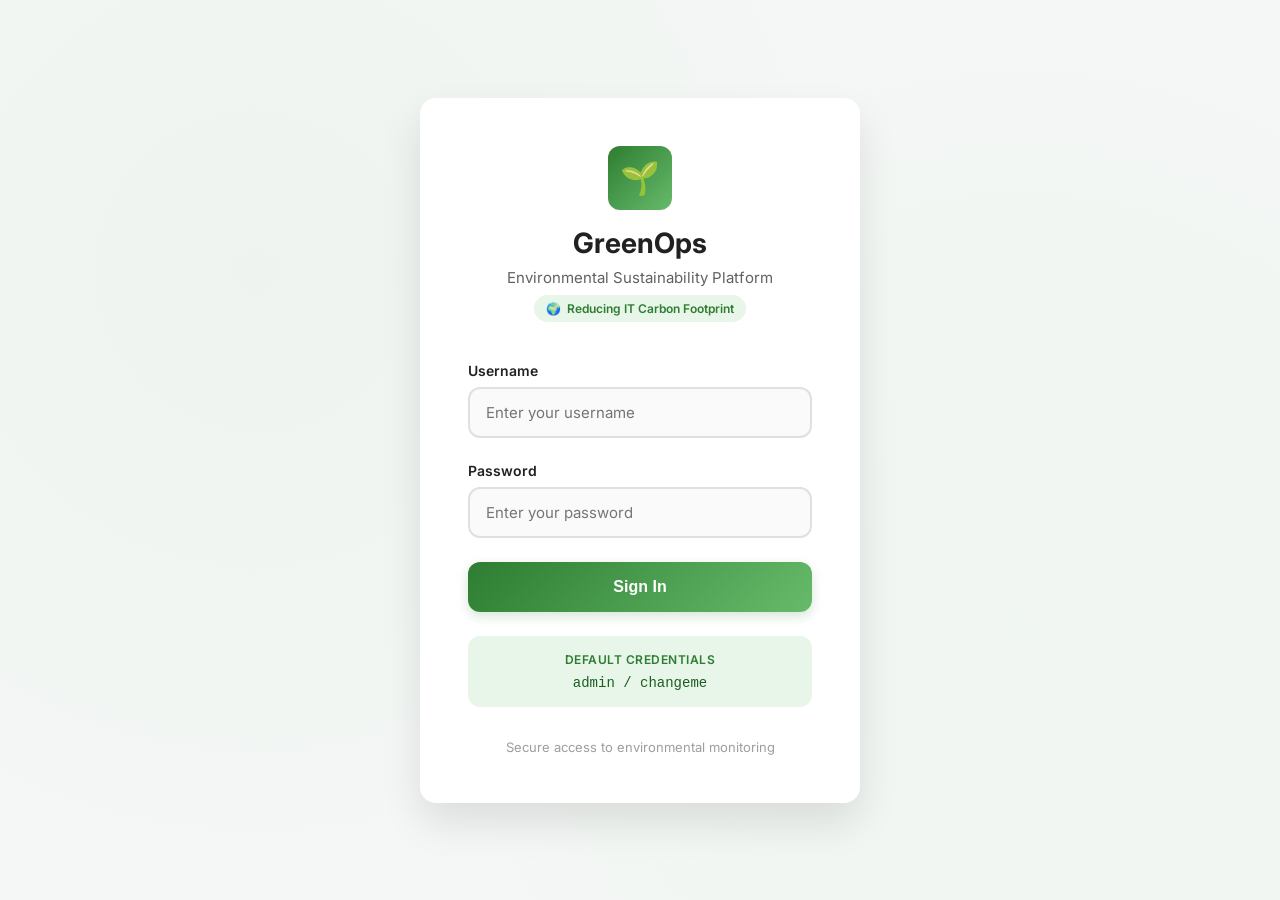
<file: templates/login.html>
<!DOCTYPE html>
<html lang="en">
<head>
    <meta charset="UTF-8">
    <meta name="viewport" content="width=device-width, initial-scale=1.0">
    <title>Login - GreenOps</title>
    <link href="https://fonts.googleapis.com/css2?family=Inter:wght@400;500;600;700&display=swap" rel="stylesheet">
    <style>
        * {
            margin: 0;
            padding: 0;
            box-sizing: border-box;
        }

        body {
            font-family: 'Inter', -apple-system, BlinkMacSystemFont, sans-serif;
            background: #F4F7F5;
            display: flex;
            align-items: center;
            justify-content: center;
            min-height: 100vh;
            position: relative;
            overflow: hidden;
        }

        /* Subtle eco background pattern */
        body::before {
            content: '';
            position: absolute;
            top: 0;
            left: 0;
            right: 0;
            bottom: 0;
            background: 
                radial-gradient(circle at 20% 30%, rgba(46,125,50,0.03), transparent 50%),
                radial-gradient(circle at 80% 70%, rgba(102,187,106,0.03), transparent 50%);
            pointer-events: none;
        }

        .login-container {
            background: white;
            border-radius: 16px;
            box-shadow: 0 20px 40px rgba(0,0,0,0.1);
            width: 440px;
            max-width: 90%;
            padding: 48px;
            position: relative;
            z-index: 1;
        }

        .login-header {
            text-align: center;
            margin-bottom: 40px;
        }

        .logo-container {
            width: 64px;
            height: 64px;
            background: linear-gradient(135deg, #2E7D32, #66BB6A);
            border-radius: 12px;
            display: flex;
            align-items: center;
            justify-content: center;
            margin: 0 auto 16px;
            font-size: 32px;
        }

        .login-title {
            font-size: 28px;
            font-weight: 700;
            color: #212121;
            margin-bottom: 8px;
        }

        .login-subtitle {
            font-size: 15px;
            color: #616161;
        }

        .form-group {
            margin-bottom: 24px;
        }

        .form-label {
            display: block;
            font-size: 14px;
            font-weight: 600;
            color: #212121;
            margin-bottom: 8px;
        }

        .form-input {
            width: 100%;
            padding: 14px 16px;
            border: 2px solid #E0E0E0;
            border-radius: 12px;
            font-size: 15px;
            font-family: inherit;
            transition: all 0.2s;
            background: #FAFAFA;
        }

        .form-input:focus {
            outline: none;
            border-color: #2E7D32;
            background: white;
            box-shadow: 0 0 0 3px rgba(46,125,50,0.1);
        }

        .btn-login {
            width: 100%;
            padding: 16px;
            background: linear-gradient(135deg, #2E7D32, #66BB6A);
            color: white;
            border: none;
            border-radius: 12px;
            font-size: 16px;
            font-weight: 600;
            cursor: pointer;
            transition: all 0.3s;
            box-shadow: 0 4px 12px rgba(46,125,50,0.2);
        }

        .btn-login:hover {
            transform: translateY(-2px);
            box-shadow: 0 8px 20px rgba(46,125,50,0.3);
        }

        .btn-login:active {
            transform: translateY(0);
        }

        .alert {
            padding: 14px 16px;
            border-radius: 12px;
            margin-bottom: 24px;
            font-size: 14px;
            font-weight: 500;
        }

        .alert-error {
            background: #FFEBEE;
            border: 2px solid #FFCDD2;
            color: #C62828;
        }

        .alert-success {
            background: #E8F5E9;
            border: 2px solid #C8E6C9;
            color: #2E7D32;
        }

        .hidden {
            display: none;
        }

        .default-creds {
            margin-top: 24px;
            padding: 16px;
            background: #E8F5E9;
            border-radius: 12px;
            text-align: center;
        }

        .default-creds-title {
            font-size: 12px;
            font-weight: 600;
            text-transform: uppercase;
            letter-spacing: 0.5px;
            color: #2E7D32;
            margin-bottom: 8px;
        }

        .default-creds-text {
            font-size: 14px;
            color: #1B5E20;
            font-family: 'Courier New', monospace;
        }

        .footer-text {
            text-align: center;
            margin-top: 32px;
            font-size: 13px;
            color: #9E9E9E;
        }

        .eco-badge {
            display: inline-flex;
            align-items: center;
            gap: 6px;
            padding: 6px 12px;
            background: #E8F5E9;
            border-radius: 20px;
            font-size: 12px;
            color: #2E7D32;
            font-weight: 600;
            margin-top: 8px;
        }
    </style>
</head>
<body>
    <div class="login-container">
        <div class="login-header">
            <div class="logo-container">🌱</div>
            <h1 class="login-title">GreenOps</h1>
            <p class="login-subtitle">Environmental Sustainability Platform</p>
            <div class="eco-badge">
                <span>🌍</span>
                <span>Reducing IT Carbon Footprint</span>
            </div>
        </div>

        <div id="error-message" class="alert alert-error hidden"></div>
        <div id="success-message" class="alert alert-success hidden"></div>

        <form id="login-form">
            <div class="form-group">
                <label class="form-label" for="username">Username</label>
                <input 
                    type="text" 
                    id="username" 
                    class="form-input" 
                    placeholder="Enter your username"
                    required
                    autocomplete="username"
                >
            </div>

            <div class="form-group">
                <label class="form-label" for="password">Password</label>
                <input 
                    type="password" 
                    id="password" 
                    class="form-input" 
                    placeholder="Enter your password"
                    required
                    autocomplete="current-password"
                >
            </div>

            <button type="submit" class="btn-login">Sign In</button>
        </form>

        <div class="default-creds">
            <div class="default-creds-title">Default Credentials</div>
            <div class="default-creds-text">admin / changeme</div>
        </div>

        <div class="footer-text">
            Secure access to environmental monitoring
        </div>
    </div>

    <script>
        document.getElementById('login-form').addEventListener('submit', async (e) => {
            e.preventDefault();
            
            const username = document.getElementById('username').value;
            const password = document.getElementById('password').value;
            const errorDiv = document.getElementById('error-message');
            const successDiv = document.getElementById('success-message');
            
            errorDiv.classList.add('hidden');
            successDiv.classList.add('hidden');
            
            try {
                const response = await fetch('/api/auth/login', {
                    method: 'POST',
                    headers: {
                        'Content-Type': 'application/json'
                    },
                    body: JSON.stringify({ username, password })
                });
                
                const data = await response.json();
                
                if (response.ok) {
                    localStorage.setItem('token', data.access_token);
                    localStorage.setItem('user', JSON.stringify(data.user));
                    
                    successDiv.textContent = 'Login successful! Redirecting...';
                    successDiv.classList.remove('hidden');
                    
                    if (data.user.must_change_password) {
                        setTimeout(() => window.location.href = '/change-password', 1000);
                    } else {
                        setTimeout(() => window.location.href = '/dashboard', 1000);
                    }
                } else {
                    errorDiv.textContent = data.error || 'Invalid credentials';
                    errorDiv.classList.remove('hidden');
                }
            } catch (error) {
                errorDiv.textContent = 'Connection error. Please try again.';
                errorDiv.classList.remove('hidden');
            }
        });
    </script>
</body>
</html>
</file>
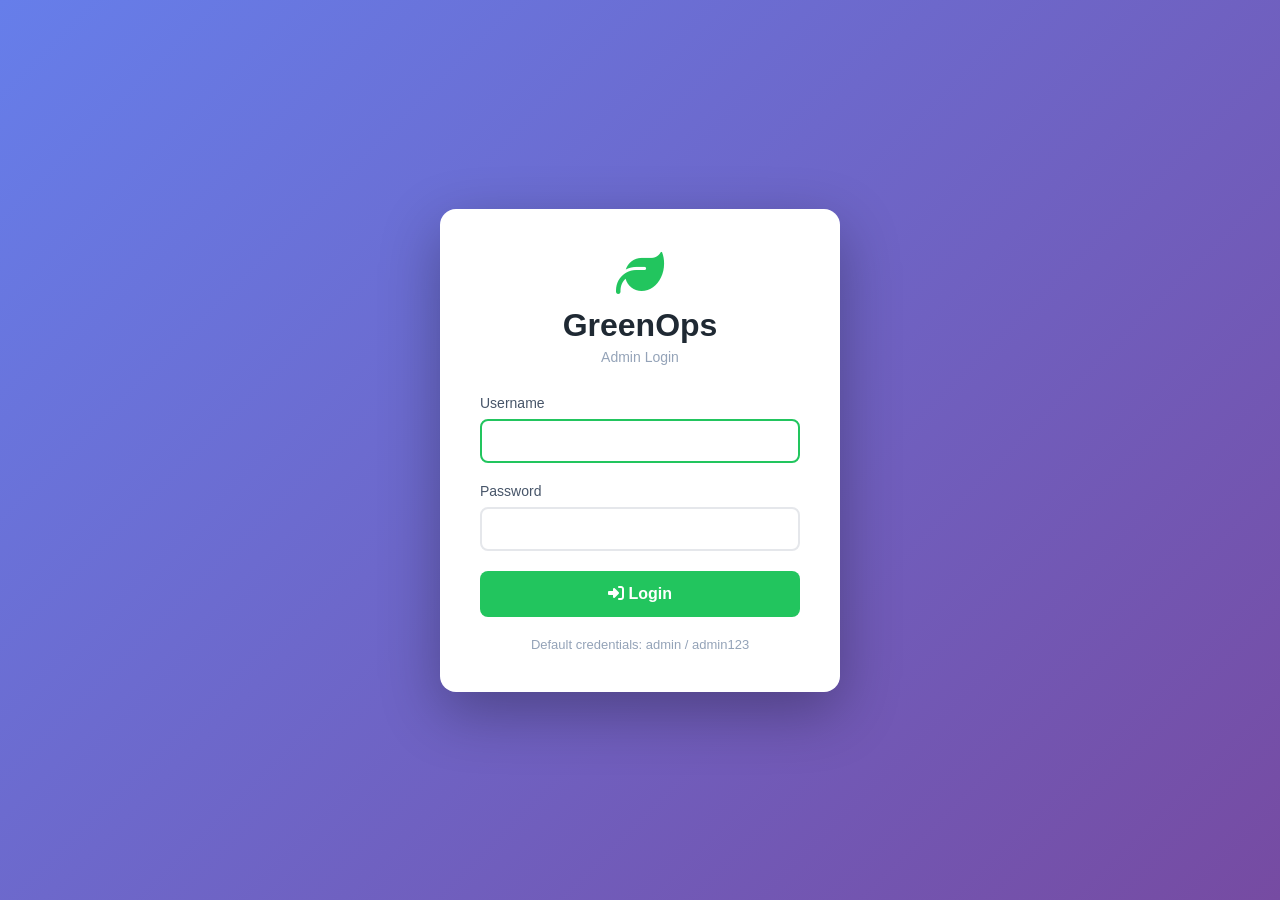
<file: server/templates/login.html>
<!DOCTYPE html>
<html lang="en">
<head>
    <meta charset="UTF-8">
    <meta name="viewport" content="width=device-width, initial-scale=1.0">
    <title>GreenOps - Login</title>
    <link rel="stylesheet" href="https://cdnjs.cloudflare.com/ajax/libs/font-awesome/6.4.0/css/all.min.css">
    <style>
        * {
            margin: 0;
            padding: 0;
            box-sizing: border-box;
        }

        body {
            font-family: -apple-system, BlinkMacSystemFont, 'Segoe UI', Roboto, sans-serif;
            background: linear-gradient(135deg, #667eea 0%, #764ba2 100%);
            min-height: 100vh;
            display: flex;
            align-items: center;
            justify-content: center;
        }

        .login-container {
            background: white;
            padding: 40px;
            border-radius: 16px;
            box-shadow: 0 20px 60px rgba(0, 0, 0, 0.3);
            width: 100%;
            max-width: 400px;
        }

        .logo {
            text-align: center;
            margin-bottom: 30px;
        }

        .logo i {
            font-size: 48px;
            color: #22c55e;
        }

        .logo h1 {
            font-size: 32px;
            color: #1f2933;
            margin-top: 10px;
        }

        .logo p {
            color: #94a3b8;
            font-size: 14px;
            margin-top: 5px;
        }

        .form-group {
            margin-bottom: 20px;
        }

        .form-group label {
            display: block;
            margin-bottom: 8px;
            color: #475569;
            font-weight: 500;
            font-size: 14px;
        }

        .form-group input {
            width: 100%;
            padding: 12px 15px;
            border: 2px solid #e5e7eb;
            border-radius: 8px;
            font-size: 14px;
            transition: border-color 0.2s;
        }

        .form-group input:focus {
            outline: none;
            border-color: #22c55e;
        }

        .btn {
            width: 100%;
            padding: 14px;
            background: #22c55e;
            color: white;
            border: none;
            border-radius: 8px;
            font-size: 16px;
            font-weight: 600;
            cursor: pointer;
            transition: background 0.2s;
        }

        .btn:hover {
            background: #16a34a;
        }

        .error {
            background: #fee2e2;
            color: #991b1b;
            padding: 12px;
            border-radius: 8px;
            margin-bottom: 20px;
            display: none;
            font-size: 14px;
        }

        .footer {
            text-align: center;
            margin-top: 20px;
            color: #94a3b8;
            font-size: 13px;
        }
    </style>
</head>
<body>
    <div class="login-container">
        <div class="logo">
            <i class="fas fa-leaf"></i>
            <h1>GreenOps</h1>
            <p>Admin Login</p>
        </div>

        <div id="error" class="error"></div>

        <form id="loginForm" onsubmit="handleLogin(event)">
            <div class="form-group">
                <label for="username">Username</label>
                <input type="text" id="username" name="username" required autofocus>
            </div>

            <div class="form-group">
                <label for="password">Password</label>
                <input type="password" id="password" name="password" required>
            </div>

            <button type="submit" class="btn">
                <i class="fas fa-sign-in-alt"></i> Login
            </button>
        </form>

        <div class="footer">
            <p>Default credentials: admin / admin123</p>
        </div>
    </div>

    <script>
        async function handleLogin(event) {
            event.preventDefault();

            const username = document.getElementById('username').value;
            const password = document.getElementById('password').value;
            const errorDiv = document.getElementById('error');

            errorDiv.style.display = 'none';

            try {
                const response = await fetch('/api/auth/login', {
                    method: 'POST',
                    headers: {
                        'Content-Type': 'application/json'
                    },
                    body: JSON.stringify({ username, password })
                });

                const data = await response.json();

                if (response.ok) {
                    // Store token in localStorage
                    localStorage.setItem('access_token', data.access_token);
                    localStorage.setItem('user', JSON.stringify(data.user));
                    
                    // Redirect to admin dashboard
                    window.location.href = '/admin';
                } else {
                    errorDiv.textContent = data.error || 'Login failed';
                    errorDiv.style.display = 'block';
                }
            } catch (error) {
                errorDiv.textContent = 'Connection error. Please try again.';
                errorDiv.style.display = 'block';
            }
        }
    </script>
</body>
</html>
</file>
